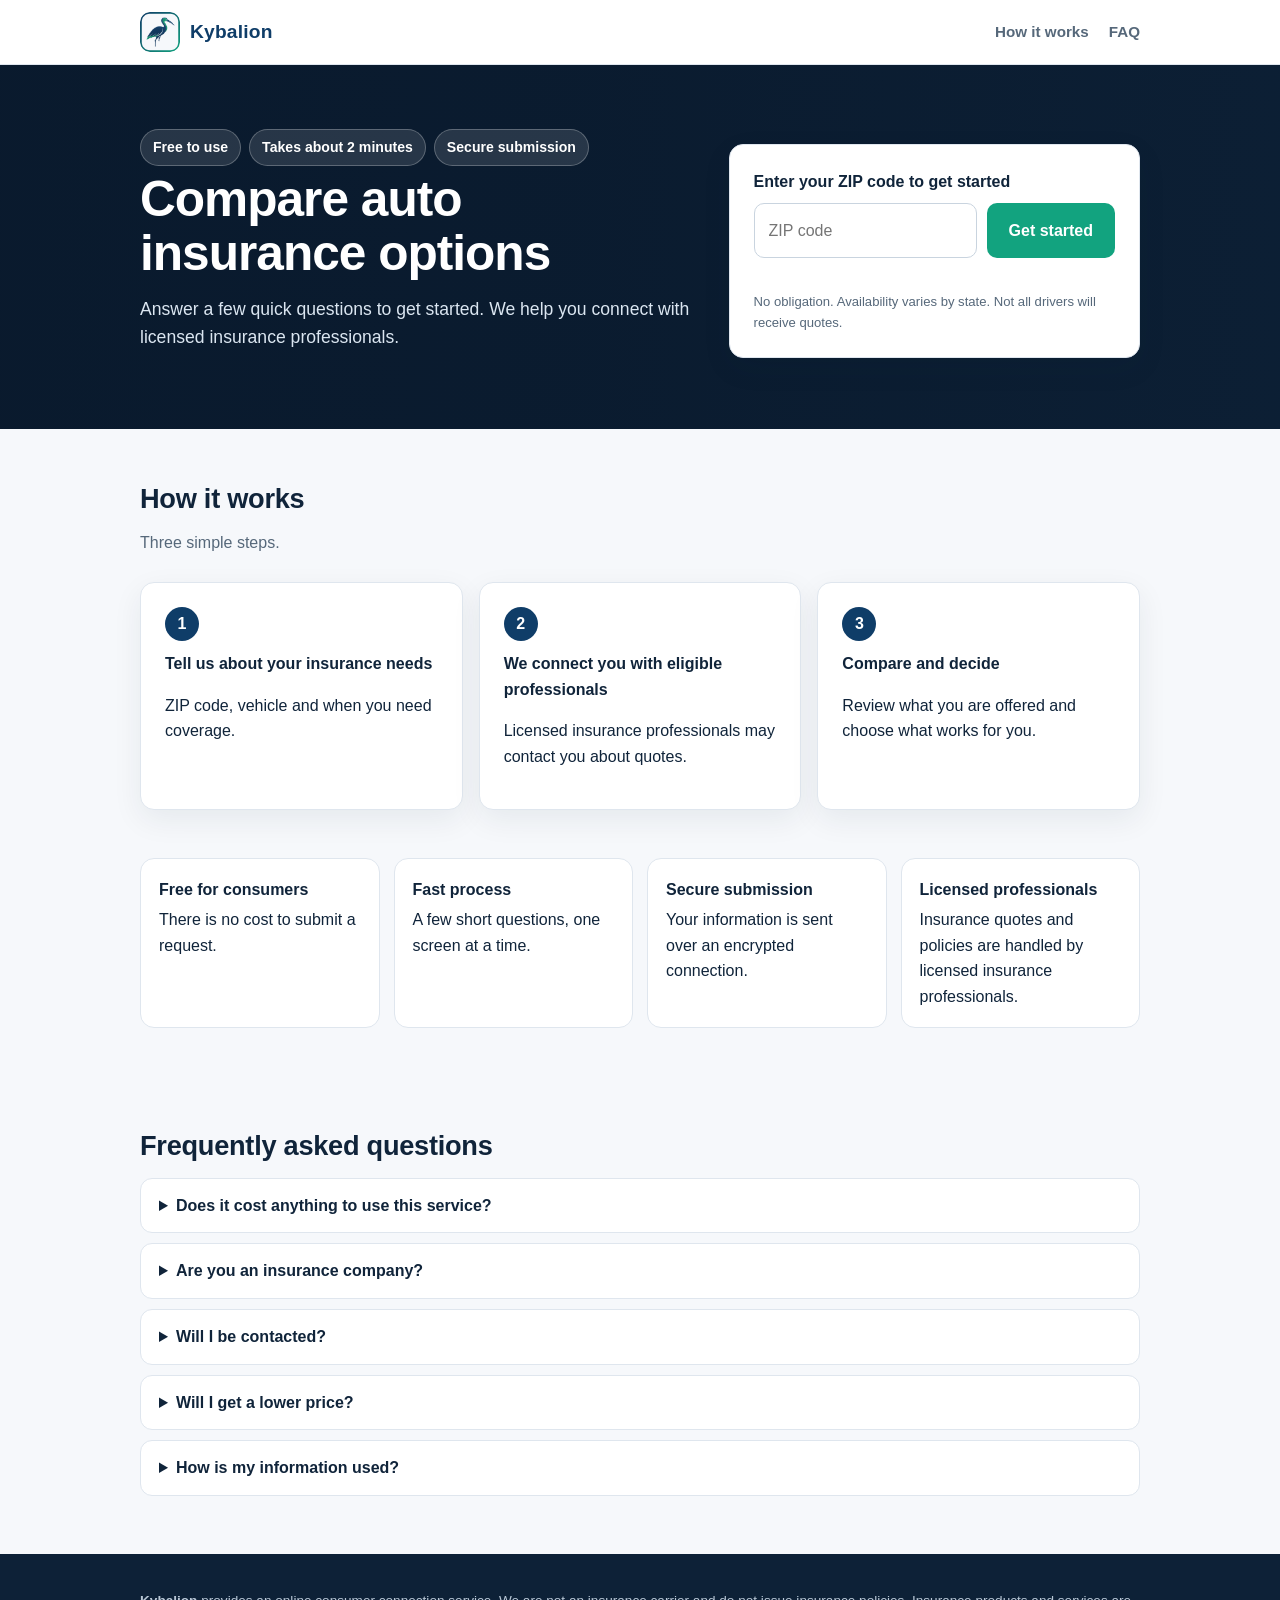
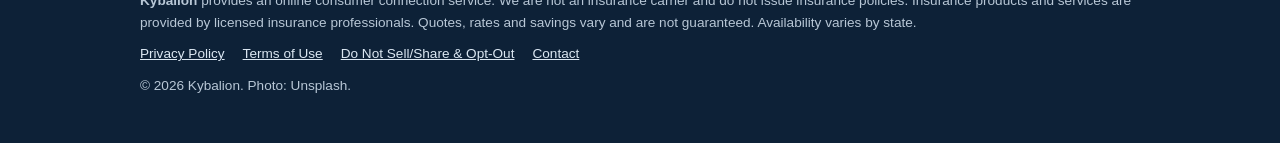
<file: index.html>
<!doctype html><html lang="en"><head><meta charset="utf-8"><meta name="viewport" content="width=device-width,initial-scale=1">
<title>Compare Auto Insurance Options | Kybalion</title>
<meta name="description" content="Answer a few quick questions and get connected with licensed insurance professionals. Free to use.">
<meta name="robots" content="noindex,nofollow"><link rel="icon" href="favicon.png?v=6" type="image/png"><link rel="apple-touch-icon" href="favicon.png?v=6"><link rel="stylesheet" href="style.css?v=3"></head><body>
<header class="top"><div class="wrap"><a class="logo" href="./"><img src="logo.png?v=6" alt="" width="40" height="40"><span data-brand>Kybalion</span></a>
<nav class="main"><a href="#how">How it works</a><a href="#faq">FAQ</a><a class="callbtn" href="#"></a></nav></div></header>

<section class="hero" id="top"><div class="heroimg" role="img" aria-label="White car parked on a residential driveway"></div><div class="wrap"><div class="grid">
<div><div class="pills"><span class="pill">Free to use</span><span class="pill">Takes about 2 minutes</span><span class="pill">Secure submission</span></div>
<h1>Compare auto insurance options</h1>
<p class="lead">Answer a few quick questions to get started. We help you connect with licensed insurance professionals.</p>
<p class="talk" id="talk" hidden>Prefer to speak with someone? <a class="callbtn" href="#"></a></p></div>
<div class="card zip" id="zipcard"><form id="zipform" novalidate><label for="zip">Enter your ZIP code to get started</label>
<div class="row"><input id="zip" name="zip" inputmode="numeric" autocomplete="postal-code" maxlength="5" placeholder="ZIP code" aria-describedby="ziperr"><button class="cta" type="submit">Get started</button></div>
<div class="err" id="ziperr" role="alert"></div><p class="fine">No obligation. Availability varies by state. Not all drivers will receive quotes.</p></form></div>
</div></div></section>

<section class="section" id="flow"><div class="wrap"><div class="card flowcard"><div class="stephead"><span id="stepname"></span><span id="stepcount"></span></div>
<div class="progress"><b id="bar"></b></div><div id="stepbody"></div></div></div></section>

<section class="section" id="how"><div class="wrap"><h2>How it works</h2><p class="sub">Three simple steps.</p>
<div class="steps"><div class="card step"><div class="n">1</div><b>Tell us about your insurance needs</b><p>ZIP code, vehicle and when you need coverage.</p></div>
<div class="card step"><div class="n">2</div><b>We connect you with eligible professionals</b><p>Licensed insurance professionals may contact you about quotes.</p></div>
<div class="card step"><div class="n">3</div><b>Compare and decide</b><p>Review what you are offered and choose what works for you.</p></div></div></div></section>

<section class="section" style="padding-top:0"><div class="wrap"><div class="trust">
<div class="card"><b>Free for consumers</b>There is no cost to submit a request.</div>
<div class="card"><b>Fast process</b>A few short questions, one screen at a time.</div>
<div class="card"><b>Secure submission</b>Your information is sent over an encrypted connection.</div>
<div class="card"><b>Licensed professionals</b>Insurance quotes and policies are handled by licensed insurance professionals.</div></div></div></section>

<section class="section partners" id="partners"><div class="wrap"><h2>Approved partners</h2><div id="partnerlist"></div></div></section>

<section class="section" id="faq"><div class="wrap"><h2>Frequently asked questions</h2>
<details><summary>Does it cost anything to use this service?</summary><p>No. The service is free for consumers.</p></details>
<details><summary>Are you an insurance company?</summary><p>No. <span data-brand>Kybalion</span> provides an online consumer connection service. We are not an insurance carrier and do not issue policies. Licensed insurance professionals provide quotes and coverage.</p></details>
<details><summary>Will I be contacted?</summary><p>If you agree to be contacted, licensed insurance professionals may reach you by phone, text or email. You can opt out at any time on the <a href="opt-out.html">opt-out page</a>.</p></details>
<details><summary>Will I get a lower price?</summary><p>Quotes and savings vary by driver, vehicle and location and are not guaranteed.</p></details>
<details><summary>How is my information used?</summary><p>See our <a href="privacy.html">Privacy Policy</a> for what we collect, who receives it and your choices.</p></details></div></section>

<footer><div class="wrap"><p><strong data-brand>Kybalion</strong> provides an online consumer connection service. We are not an insurance carrier and do not issue insurance policies. Insurance products and services are provided by licensed insurance professionals. Quotes, rates and savings vary and are not guaranteed. Availability varies by state.</p>
<p class="flinks"><a href="privacy.html">Privacy Policy</a><a href="terms.html">Terms of Use</a><a href="opt-out.html">Do Not Sell/Share &amp; Opt-Out</a><a href="contact.html">Contact</a></p>
<p>&copy; <span id="yr"></span> <span data-brand>Kybalion</span>. Photo: Unsplash.</p></div></footer>
<script src="config.js?v=3"></script><script src="shared.js?v=2"></script><script src="app.js?v=2"></script></body></html>
</file>
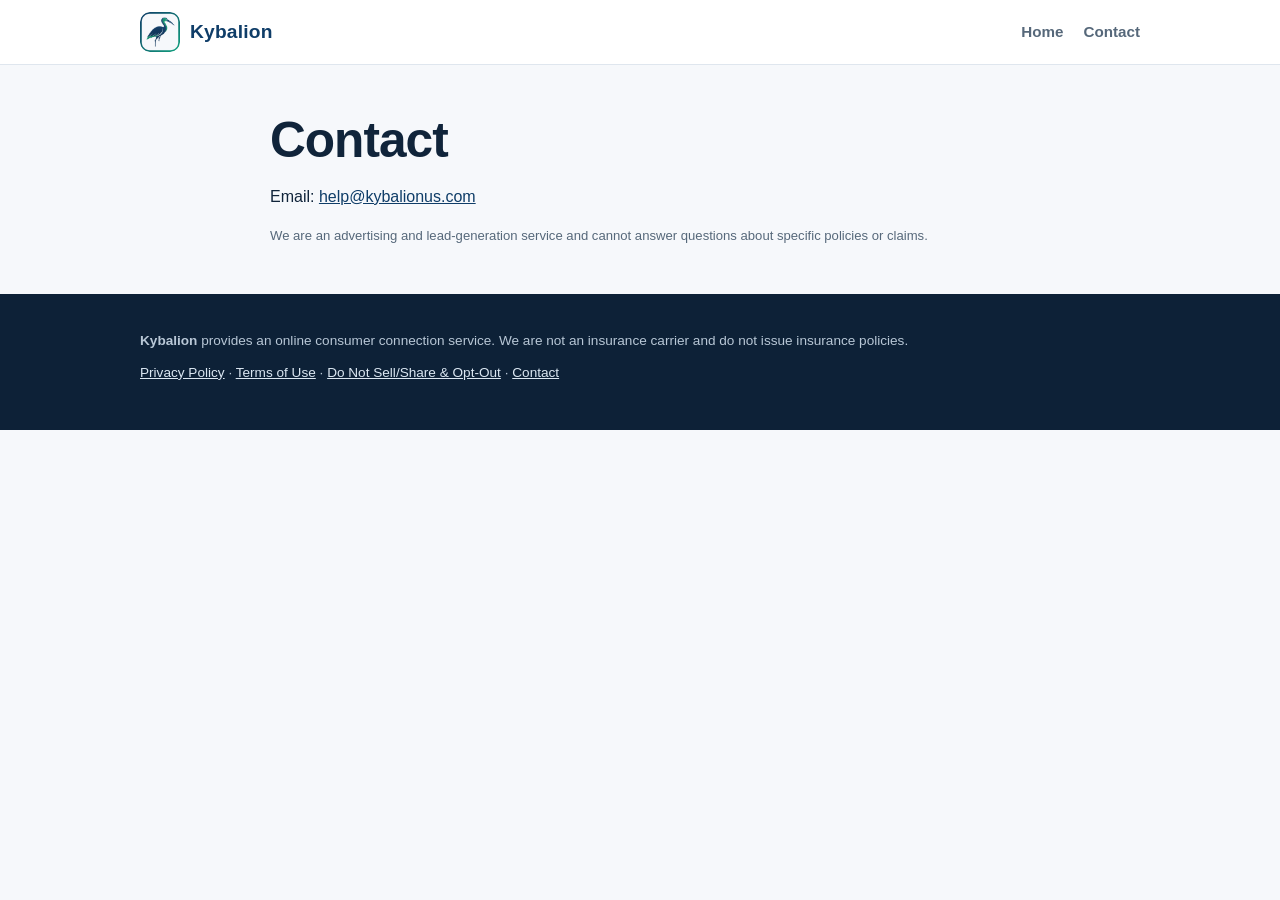
<file: contact.html>
<!doctype html><html lang="en"><head><meta charset="utf-8"><meta name="viewport" content="width=device-width,initial-scale=1">
<title>Contact | Kybalion</title><meta name="robots" content="noindex,nofollow"><link rel="icon" href="favicon.png?v=6" type="image/png"><link rel="apple-touch-icon" href="favicon.png?v=6"><link rel="stylesheet" href="style.css?v=3"></head><body>
<header class="top"><div class="wrap"><a class="logo" href="./"><img src="logo.png?v=6" alt="" width="40" height="40"><span data-brand>Kybalion</span></a><nav class="main"><a href="./">Home</a><a href="contact.html">Contact</a></nav></div></header>
<main class="section"><div class="wrap" style="max-width:780px"><h1>Contact</h1><p>Email: <a data-email href="#"></a></p><p class="fine">We are an advertising and lead-generation service and cannot answer questions about specific policies or claims.</p></div></main>
<footer><div class="wrap"><p><strong data-brand>Kybalion</strong> provides an online consumer connection service. We are not an insurance carrier and do not issue insurance policies.</p>
<p><a href="privacy.html">Privacy Policy</a> · <a href="terms.html">Terms of Use</a> · <a href="opt-out.html">Do Not Sell/Share &amp; Opt-Out</a> · <a href="contact.html">Contact</a></p></div></footer>
<script src="config.js?v=3"></script><script src="shared.js?v=2"></script></body></html>
</file>
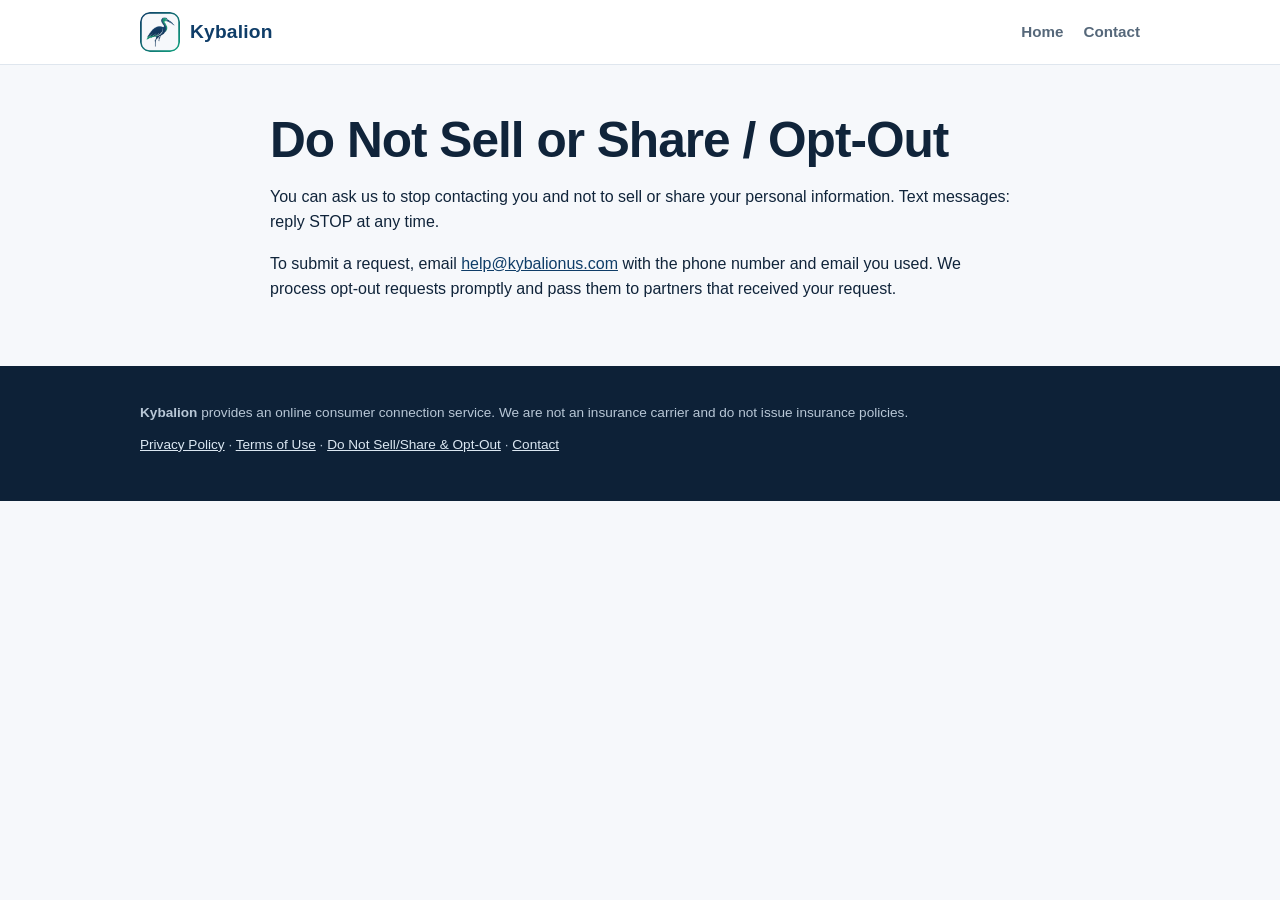
<file: opt-out.html>
<!doctype html><html lang="en"><head><meta charset="utf-8"><meta name="viewport" content="width=device-width,initial-scale=1">
<title>Do Not Sell/Share &amp; Opt-Out | Kybalion</title><meta name="robots" content="noindex,nofollow"><link rel="icon" href="favicon.png?v=6" type="image/png"><link rel="apple-touch-icon" href="favicon.png?v=6"><link rel="stylesheet" href="style.css?v=3"></head><body>
<header class="top"><div class="wrap"><a class="logo" href="./"><img src="logo.png?v=6" alt="" width="40" height="40"><span data-brand>Kybalion</span></a><nav class="main"><a href="./">Home</a><a href="contact.html">Contact</a></nav></div></header>
<main class="section"><div class="wrap" style="max-width:780px"><h1>Do Not Sell or Share / Opt-Out</h1><p>You can ask us to stop contacting you and not to sell or share your personal information. Text messages: reply STOP at any time.</p><p>To submit a request, email <a data-email href="#"></a> with the phone number and email you used. We process opt-out requests promptly and pass them to partners that received your request.</p></div></main>
<footer><div class="wrap"><p><strong data-brand>Kybalion</strong> provides an online consumer connection service. We are not an insurance carrier and do not issue insurance policies.</p>
<p><a href="privacy.html">Privacy Policy</a> · <a href="terms.html">Terms of Use</a> · <a href="opt-out.html">Do Not Sell/Share &amp; Opt-Out</a> · <a href="contact.html">Contact</a></p></div></footer>
<script src="config.js?v=3"></script><script src="shared.js?v=2"></script></body></html>
</file>
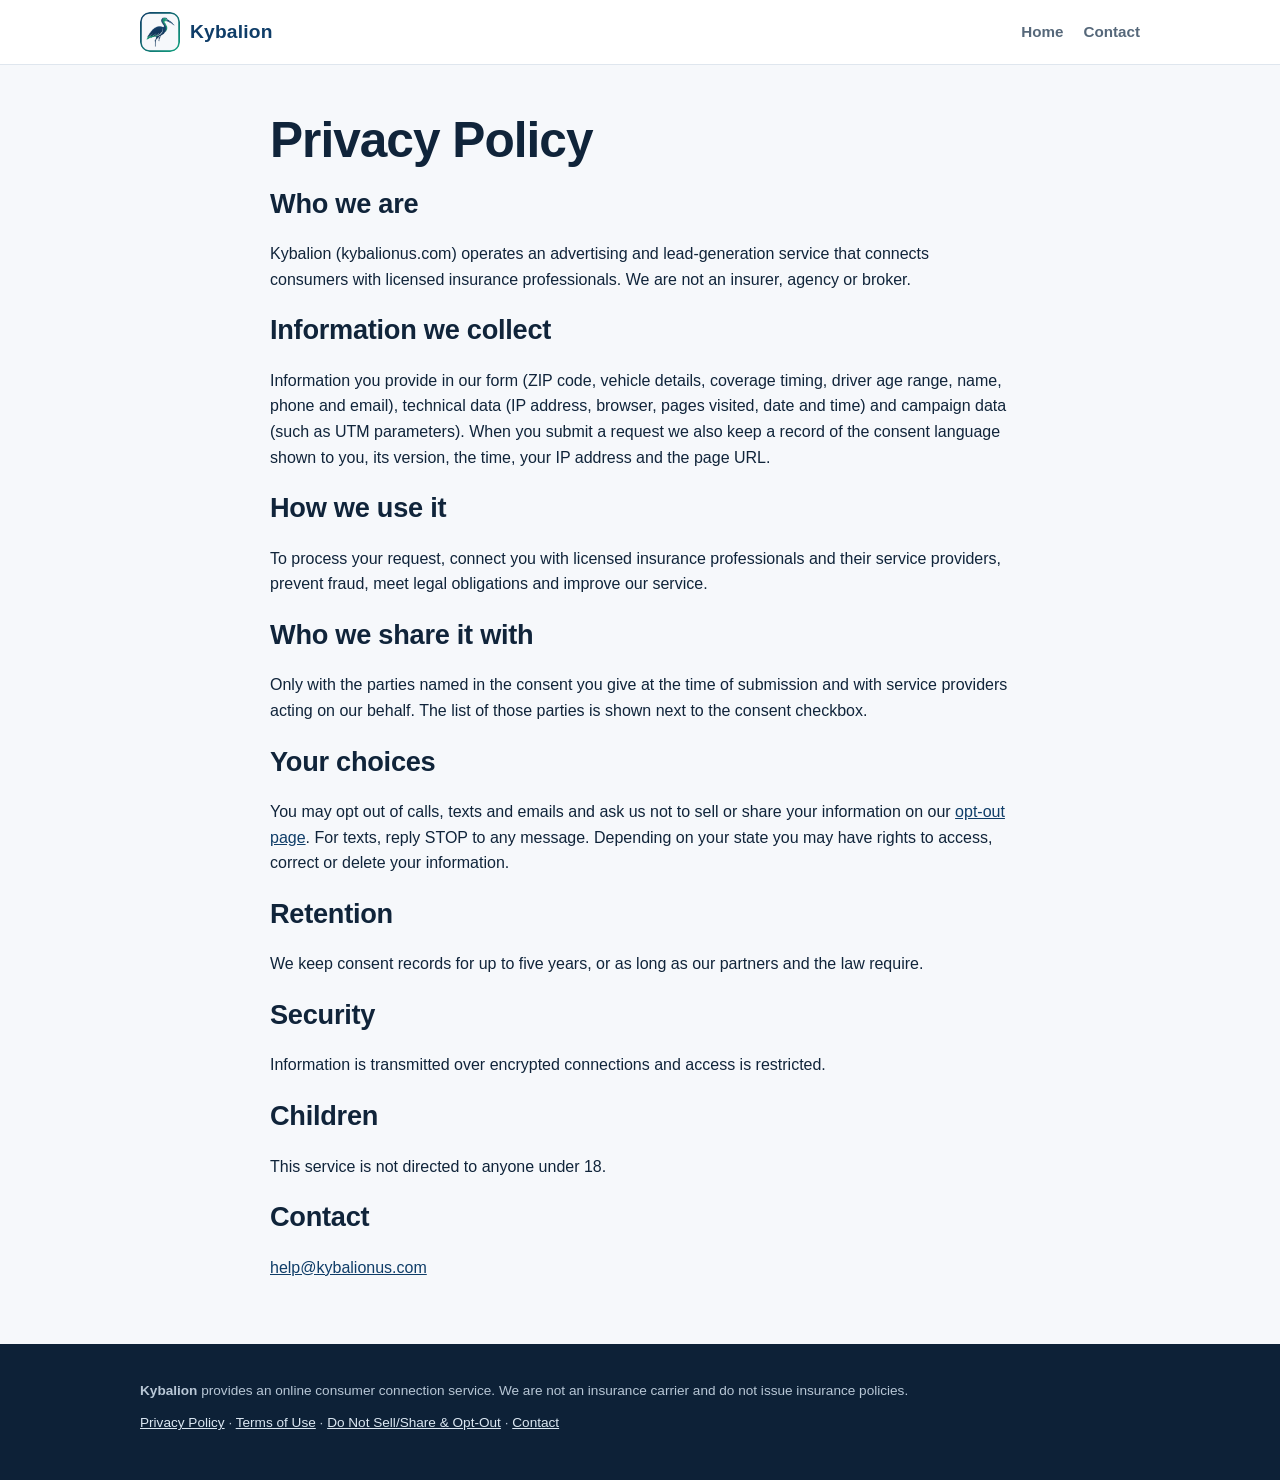
<file: privacy.html>
<!doctype html><html lang="en"><head><meta charset="utf-8"><meta name="viewport" content="width=device-width,initial-scale=1">
<title>Privacy Policy | Kybalion</title><meta name="robots" content="noindex,nofollow"><link rel="icon" href="favicon.png?v=6" type="image/png"><link rel="apple-touch-icon" href="favicon.png?v=6"><link rel="stylesheet" href="style.css?v=3"></head><body>
<header class="top"><div class="wrap"><a class="logo" href="./"><img src="logo.png?v=6" alt="" width="40" height="40"><span data-brand>Kybalion</span></a><nav class="main"><a href="./">Home</a><a href="contact.html">Contact</a></nav></div></header>
<main class="section"><div class="wrap" style="max-width:780px"><h1>Privacy Policy</h1><h2>Who we are</h2><p><span data-brand>Kybalion</span> (<span data-domain>kybalionus.com</span>) operates an advertising and lead-generation service that connects consumers with licensed insurance professionals. We are not an insurer, agency or broker.</p><h2>Information we collect</h2><p>Information you provide in our form (ZIP code, vehicle details, coverage timing, driver age range, name, phone and email), technical data (IP address, browser, pages visited, date and time) and campaign data (such as UTM parameters). When you submit a request we also keep a record of the consent language shown to you, its version, the time, your IP address and the page URL.</p><h2>How we use it</h2><p>To process your request, connect you with licensed insurance professionals and their service providers, prevent fraud, meet legal obligations and improve our service.</p><h2>Who we share it with</h2><p>Only with the parties named in the consent you give at the time of submission and with service providers acting on our behalf. The list of those parties is shown next to the consent checkbox.</p><h2>Your choices</h2><p>You may opt out of calls, texts and emails and ask us not to sell or share your information on our <a href="opt-out.html">opt-out page</a>. For texts, reply STOP to any message. Depending on your state you may have rights to access, correct or delete your information.</p><h2>Retention</h2><p>We keep consent records for up to five years, or as long as our partners and the law require.</p><h2>Security</h2><p>Information is transmitted over encrypted connections and access is restricted.</p><h2>Children</h2><p>This service is not directed to anyone under 18.</p><h2>Contact</h2><p><a data-email href="#"></a></p></div></main>
<footer><div class="wrap"><p><strong data-brand>Kybalion</strong> provides an online consumer connection service. We are not an insurance carrier and do not issue insurance policies.</p>
<p><a href="privacy.html">Privacy Policy</a> · <a href="terms.html">Terms of Use</a> · <a href="opt-out.html">Do Not Sell/Share &amp; Opt-Out</a> · <a href="contact.html">Contact</a></p></div></footer>
<script src="config.js?v=3"></script><script src="shared.js?v=2"></script></body></html>
</file>
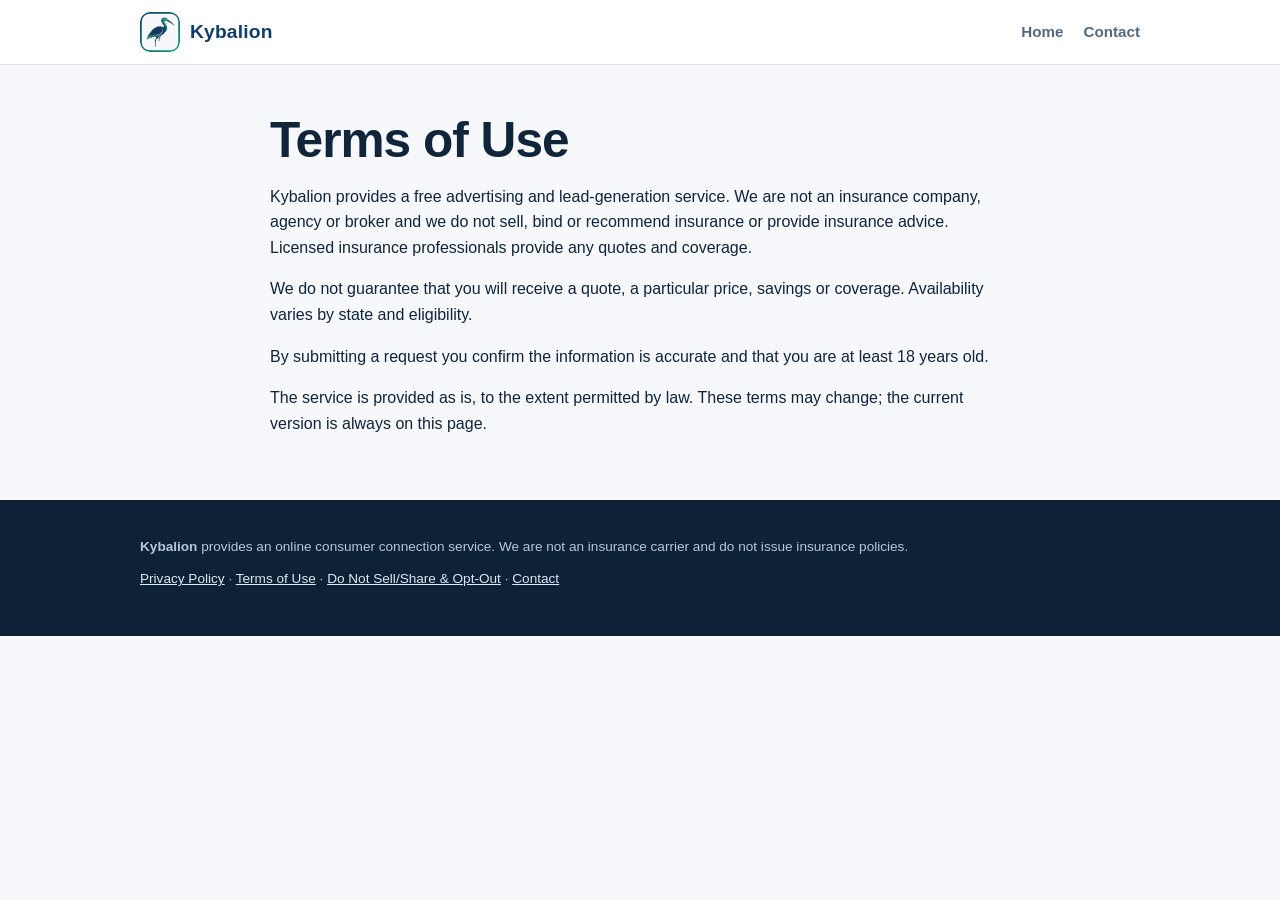
<file: terms.html>
<!doctype html><html lang="en"><head><meta charset="utf-8"><meta name="viewport" content="width=device-width,initial-scale=1">
<title>Terms of Use | Kybalion</title><meta name="robots" content="noindex,nofollow"><link rel="icon" href="favicon.png?v=6" type="image/png"><link rel="apple-touch-icon" href="favicon.png?v=6"><link rel="stylesheet" href="style.css?v=3"></head><body>
<header class="top"><div class="wrap"><a class="logo" href="./"><img src="logo.png?v=6" alt="" width="40" height="40"><span data-brand>Kybalion</span></a><nav class="main"><a href="./">Home</a><a href="contact.html">Contact</a></nav></div></header>
<main class="section"><div class="wrap" style="max-width:780px"><h1>Terms of Use</h1><p><span data-brand>Kybalion</span> provides a free advertising and lead-generation service. We are not an insurance company, agency or broker and we do not sell, bind or recommend insurance or provide insurance advice. Licensed insurance professionals provide any quotes and coverage.</p><p>We do not guarantee that you will receive a quote, a particular price, savings or coverage. Availability varies by state and eligibility.</p><p>By submitting a request you confirm the information is accurate and that you are at least 18 years old.</p><p>The service is provided as is, to the extent permitted by law. These terms may change; the current version is always on this page.</p></div></main>
<footer><div class="wrap"><p><strong data-brand>Kybalion</strong> provides an online consumer connection service. We are not an insurance carrier and do not issue insurance policies.</p>
<p><a href="privacy.html">Privacy Policy</a> · <a href="terms.html">Terms of Use</a> · <a href="opt-out.html">Do Not Sell/Share &amp; Opt-Out</a> · <a href="contact.html">Contact</a></p></div></footer>
<script src="config.js?v=3"></script><script src="shared.js?v=2"></script></body></html>
</file>
<file: style.css>
:root{--ink:#10243a;--mut:#56687a;--line:#dfe6ee;--bg:#f6f8fb;--card:#fff;--brand:#0f3d68;--acc:#12a37f;--acc-d:#0c7f62;--warn:#8a4b00;--r:14px}
*{box-sizing:border-box}html{scroll-behavior:smooth}
body{margin:0;background:var(--bg);color:var(--ink);font:16px/1.6 -apple-system,BlinkMacSystemFont,"Segoe UI",Roboto,Helvetica,Arial,sans-serif;-webkit-font-smoothing:antialiased}
a{color:var(--brand)}img,svg{max-width:100%}
.wrap{max-width:1040px;margin:0 auto;padding:0 20px}
header.top{background:#fff;border-bottom:1px solid var(--line);position:sticky;top:0;z-index:20}
header.top .wrap{display:flex;align-items:center;justify-content:space-between;height:64px}
.logo img{display:block;border-radius:10px}.logo{display:flex;align-items:center;gap:10px;font-weight:800;letter-spacing:.2px;color:var(--brand);text-decoration:none;font-size:1.2rem}
.logo i{width:30px;height:30px;border-radius:9px;background:linear-gradient(135deg,var(--brand),var(--acc));display:inline-block;position:relative}
.logo i:after{content:"";position:absolute;left:8px;top:8px;width:14px;height:14px;border:3px solid #fff;border-radius:50%;border-right-color:transparent;transform:rotate(-30deg)}
nav.main a{margin-left:20px;text-decoration:none;color:var(--mut);font-weight:600;font-size:.95rem}
.callbtn{display:none;margin-left:16px;padding:9px 14px;border-radius:999px;border:1.5px solid var(--brand);color:var(--brand);font-weight:700;text-decoration:none}
.callbtn.on{display:inline-block}
.hero{position:relative;overflow:hidden;background:#0d2137;padding:64px 0 56px;color:#fff}
.heroimg{position:absolute;inset:0;background:url(https://images.unsplash.com/photo-1558898268-92ae44e7670e?auto=format&fit=crop&w=1800&q=70) center/cover no-repeat}
.heroimg:after{content:"";position:absolute;inset:0;background:linear-gradient(90deg,rgba(9,25,44,.88) 0%,rgba(9,25,44,.7) 45%,rgba(9,25,44,.25) 100%)}
.hero .wrap{position:relative}.hero .lead{color:#dbe6f1}.hero .pill{background:rgba(255,255,255,.12);border-color:rgba(255,255,255,.25);color:#fff}.hero .card{color:var(--ink)}.talk{color:#dbe6f1;margin:6px 0 0}.talk .callbtn{border-color:#fff;color:#fff;margin-left:6px}
.hero .grid{display:grid;grid-template-columns:1.15fr .85fr;gap:32px;align-items:center}
h1{font-size:clamp(2rem,5.2vw,3.1rem);line-height:1.1;margin:0 0 14px;letter-spacing:-.02em}
.lead{font-size:1.1rem;color:var(--mut);margin:0 0 22px}
.pills{display:flex;flex-wrap:wrap;gap:8px;margin:0 0 6px}
.pill{background:#fff;border:1px solid var(--line);border-radius:999px;padding:6px 12px;font-size:.88rem;font-weight:600;color:var(--brand)}
.card{background:var(--card);border:1px solid var(--line);border-radius:var(--r);box-shadow:0 10px 30px rgba(16,36,58,.07);padding:24px}
.zip label{display:block;font-weight:700;margin-bottom:8px}
.row{display:flex;gap:10px}
input,select{width:100%;font:inherit;padding:14px;border:1.5px solid #c9d4df;border-radius:10px;background:#fff;color:var(--ink)}
input:focus,select:focus{outline:3px solid #b5e3d6;border-color:var(--acc)}
button.cta{font:inherit;font-weight:800;padding:14px 22px;border:0;border-radius:10px;background:var(--acc);color:#fff;cursor:pointer;white-space:nowrap;min-height:50px}
button.cta:hover{background:var(--acc-d)}button.cta:disabled{opacity:.55;cursor:not-allowed}
button.ghost{font:inherit;font-weight:700;background:none;border:0;color:var(--mut);cursor:pointer;padding:10px 0}
.fine{font-size:.82rem;color:var(--mut);margin:12px 0 0}
.section{padding:48px 0}.section h2{font-size:1.7rem;margin:0 0 10px;letter-spacing:-.01em}.sub{color:var(--mut);margin:0 0 26px}
.steps{display:grid;grid-template-columns:repeat(3,1fr);gap:16px}.step .n{width:34px;height:34px;border-radius:50%;background:var(--brand);color:#fff;display:grid;place-items:center;font-weight:800;margin-bottom:10px}
.trust{display:grid;grid-template-columns:repeat(4,1fr);gap:14px}.trust .card{padding:18px;box-shadow:none}.trust b{display:block;margin-bottom:4px}
details{background:#fff;border:1px solid var(--line);border-radius:12px;padding:14px 18px;margin:10px 0}summary{cursor:pointer;font-weight:700}
#flow{display:none}#flow.open{display:block}
.flowcard{max-width:560px;margin:0 auto}
.progress{height:8px;background:#e6edf4;border-radius:99px;overflow:hidden;margin:6px 0 20px}.progress b{display:block;height:100%;width:0;background:var(--acc);transition:width .25s}
.stephead{display:flex;justify-content:space-between;color:var(--mut);font-size:.88rem;font-weight:600}
.opts{display:grid;gap:10px}.opt{border:1.5px solid #c9d4df;border-radius:10px;padding:14px;font-weight:700;cursor:pointer;background:#fff;text-align:left;font:inherit;font-weight:700;color:var(--ink)}
.opt:hover,.opt.sel{border-color:var(--acc);background:#effaf6}
.g2{display:grid;grid-template-columns:1fr 1fr;gap:10px}
.field{margin:0 0 12px}.field label{display:block;font-weight:700;margin-bottom:6px;font-size:.95rem}
.err{color:#b3261e;font-size:.85rem;min-height:1.2em;margin-top:4px}
.notice{border:1.5px dashed #d1a46a;background:#fff8ec;color:var(--warn);border-radius:10px;padding:12px 14px;font-size:.9rem}
.consent{display:flex;gap:10px;align-items:flex-start;font-size:.85rem;color:var(--mut);margin:12px 0}.consent input{width:auto;margin-top:4px}
.partners{display:none}.partners.on{display:block}
footer{background:#0d2137;color:#b8c7d6;padding:36px 0;font-size:.85rem}footer a{color:#dbe7f2}footer p{margin:0 0 10px}
@media(max-width:760px){.hero .grid,.steps,.trust{grid-template-columns:1fr}.row{flex-direction:column}nav.main a{margin-left:12px}.g2{grid-template-columns:1fr}}

.soft{border:1px solid var(--line);background:#f3f7fb;border-radius:10px;padding:14px 16px;font-size:.95rem}
.flinks a{margin-right:18px}
@media(max-width:760px){.hero{padding:40px 0 36px}.heroimg:after{background:rgba(9,25,44,.78)}}
</file>
